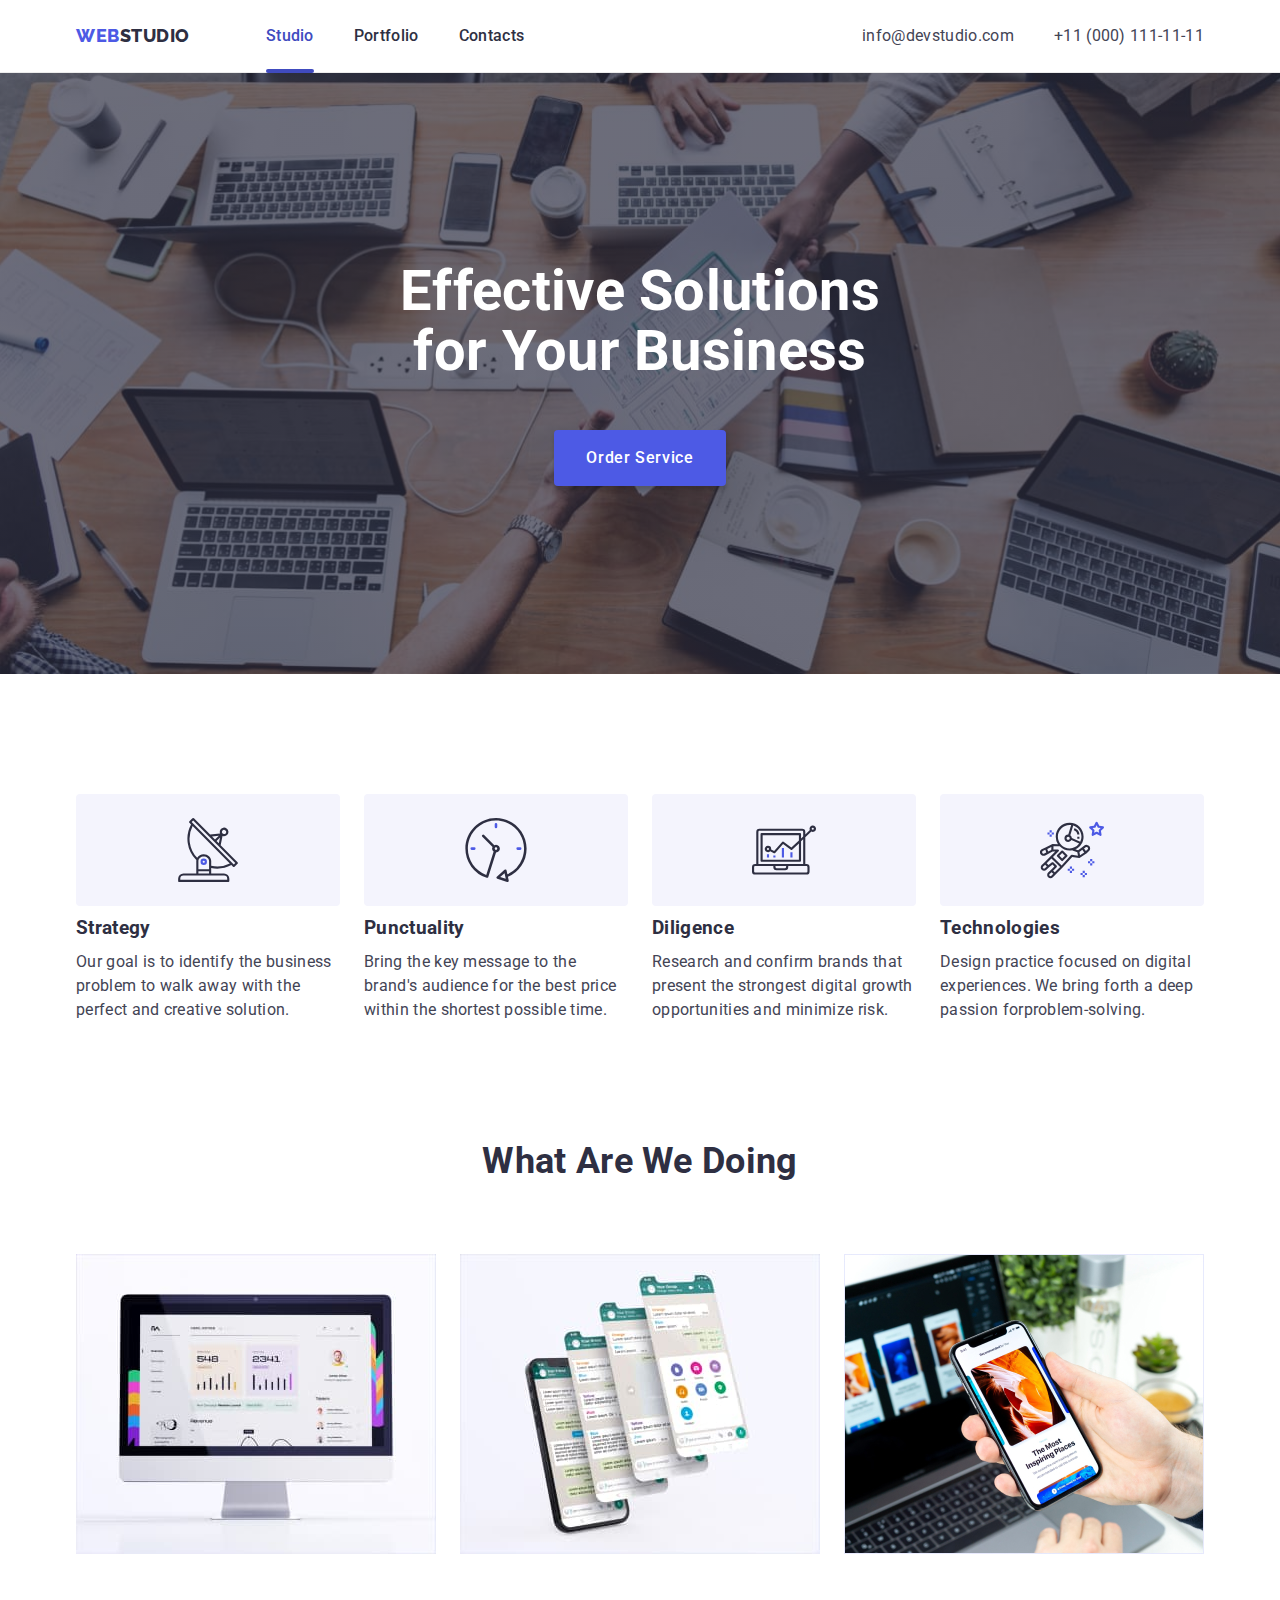
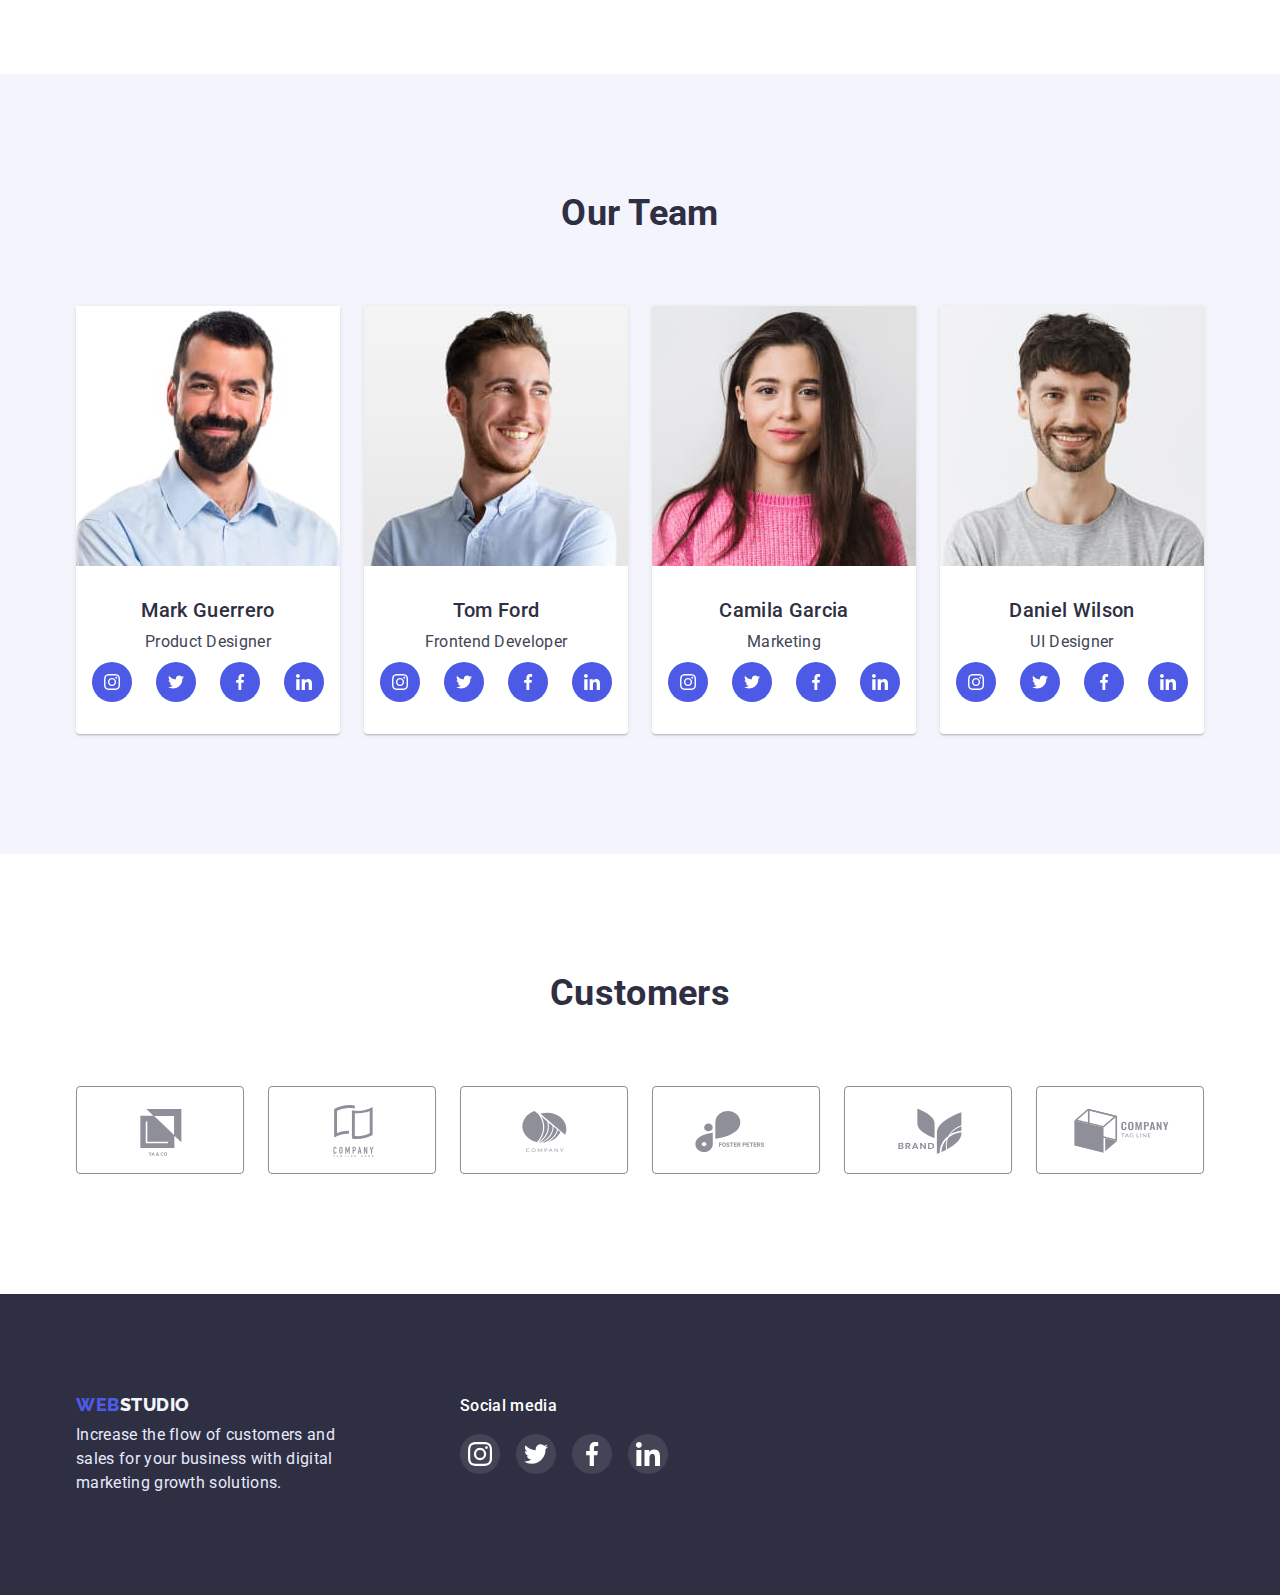
<file: index.html>
<!DOCTYPE html>
<html lang="en">

<head>
    <meta charset="UTF-8">
    <meta http-equiv="X-UA-Compatible" content="IE=edge">
    <meta name="viewport" content="width=device-width, initial-scale=1.0">
    <link rel="preconnect" href="https://fonts.googleapis.com">
    <link rel="preconnect" href="https://fonts.gstatic.com" crossorigin>
    <link
        href="https://fonts.googleapis.com/css2?family=Raleway:wght@800&family=Roboto:wght@400;500;700;900&display=swap"
        rel="stylesheet">
    <link rel="stylesheet" href="https://cdn.jsdelivr.net/npm/modern-normalize@1.1.0/modern-normalize.min.css">
    <link rel="stylesheet" href="./css/styles.css">
    <title>First Homework</title>
</head>

<body>

    <header class="header">
        <div class="container header-container">

            <nav class="navigation">
                <a href="./index.html" class="logo-fontheader header-nav-address"><span
                        class="logo">WEB</span>STUDIO</a>
                <ul class="team-list ">
                    <li class="item"><a href="./index.html"
                            class="nav-links hover-nav header-nav-address current">Studio</a>
                    </li>
                    <li class="item"><a href="./portfolio.html"
                            class="nav-links hover-nav header-nav-address">Portfolio</a>
                    </li>
                    <li class="item"><a href="#" class="nav-links hover-nav header-nav-address">Contacts</a>
                    </li>
                </ul>
            </nav>

            <address class="address">
                <ul class="address-list">
                    <li class="item">
                        <a href="mailto:info@devstudio.com"
                            class="address-text hover-nav header-nav-address">info@devstudio.com</a>
                    </li>
                    <li class="item">
                        <a href="tel:+11(000)111-11-11" class="address-text hover-nav header-nav-address">+11 (000)
                            111-11-11</a>
                    </li>
                </ul>
            </address>

        </div>
    </header>



    <main>
        <section class="hero">
            <div class="container">
                <h1 class="main-title">Effective Solutions for Your Business</h1>
                <button type="button" class="hero-btn" data-modal-open><span class="first-buttoncolor">Order
                        Service</span></button>
            </div>
        </section>

        <section class="section">
            <div class="container">
                <h2 class="visually-hidden">Our Features</h2>
                <ul class="our-futures-list">
                    <li class="our-futures-item our-features-li">
                        <div class="feature-section">
                            <svg class="color " width="64" height="64">
                                <use href="./img/icon.svg#icon-antenna"></use>
                            </svg>
                        </div>
                        <h3 class="future-title">Strategy</h3>
                        <p class="futures-text">Our goal is to identify the business
                            problem to walk away with the perfect and creative solution.</p>
                    </li>
                    <li class="our-futures-item our-features-li">
                        <div class="feature-section">
                            <svg class="color " width="64" height="64">
                                <use href="./img/icon.svg#icon-clock"></use>
                            </svg>
                        </div>
                        <h3 class="future-title">Punctuality</h3>
                        <p class="futures-text">Bring the key message to the brand's audience for the
                            best price
                            within the
                            shortest possible
                            time.</p>
                    </li>
                    <li class="our-futures-item our-features-li">
                        <div class="feature-section">
                            <svg class="color " width="64" height="64">
                                <use href="./img/icon.svg#icon-diagram"></use>
                            </svg>
                        </div>
                        <h3 class="future-title">Diligence</h3>
                        <p class="futures-text">Research and confirm brands that present the strongest
                            digital
                            growth
                            opportunities and minimize
                            risk.</p>
                    </li>
                    <li class="our-futures-item our-features-li">
                        <div class="feature-section">
                            <svg class="color " width="64" height="64">
                                <use href="./img/icon.svg#icon-astronaut"></use>
                            </svg>
                        </div>
                        <h3 class="future-title">Technologies</h3>
                        <p class="futures-text">Design practice focused on digital experiences. We bring
                            forth a
                            deep
                            passion
                            forproblem-solving.</p>
                    </li>
                </ul>
            </div>
        </section>

        <section class="section our-works-section">
            <div class="container">
                <h2 class="section-title">What are we doing</h2>
                <ul class="our-work">
                    <li class="fotowork"><img src="./img/frame-1.jpg" alt="Monitor screen with table" width="360"></li>
                    <li class="fotowork"><img src="./img/frame-2.jpg" alt="phone with app" width="360"></li>
                    <li class="fotowork"><img src="./img/frame-3.jpg" alt="phone in human hands" width="360"></li>
                </ul>
            </div>
        </section>

        <section class="section our-team-card">
            <div class="container">
                <h2 class="title-our-team">Our Team</h2>
                <ul class="team-card">
                    <li class="foto-card our-team-shadow"><img src="./img/frame-4.jpg" alt="employee Mark Guerrero"
                            width="264">
                        <div class="about-team-card">
                            <h3 class="team-title">Mark Guerrero</h3>
                            <p class="team-text">Product Designer</p>

                            <ul class="socials">
                                <li>
                                    <a href="" class="social-link">
                                        <svg class="color" width="16" height="16">
                                            <use href="./img/icon.svg#icon-instagram"></use>
                                        </svg>
                                    </a>
                                </li>

                                <li>
                                    <a href="" class="social-link">
                                        <svg class="color " width="16" height="16">
                                            <use href="./img/icon.svg#icon-twitter"></use>
                                        </svg>
                                    </a>
                                </li>

                                <li>
                                    <a href="" class="social-link">
                                        <svg class="color " width="16" height="16">
                                            <use href="./img/icon.svg#icon-facebook"></use>
                                        </svg>
                                    </a>
                                </li>

                                <li>
                                    <a href="" class="social-link">
                                        <svg class="color " width="16" height="16">
                                            <use href="./img/icon.svg#icon-linkedin"></use>
                                        </svg>
                                    </a>
                                </li>

                            </ul>
                        </div>
                    </li>
                    <li class="foto-card our-team-shadow "><img src="./img/frame-5.jpg" alt="employee Tom Ford"
                            width="264">
                        <div class="about-team-card">
                            <h3 class="team-title">Tom Ford</h3>
                            <p class="team-text">Frontend Developer</p>
                            <ul class="socials">
                                <li>
                                    <a href="" class="social-link">
                                        <svg class="color " width="16" height="16">
                                            <use href="./img/icon.svg#icon-instagram"></use>
                                        </svg>
                                    </a>
                                </li>

                                <li>
                                    <a href="" class="social-link">
                                        <svg class="color " width="16" height="16">
                                            <use href="./img/icon.svg#icon-twitter"></use>
                                        </svg>
                                    </a>
                                </li>

                                <li>
                                    <a href="" class="social-link">
                                        <svg class="color " width="16" height="16">
                                            <use href="./img/icon.svg#icon-facebook"></use>
                                        </svg>
                                    </a>
                                </li>

                                <li>
                                    <a href="" class="social-link">
                                        <svg class="color " width="16" height="16">
                                            <use href="./img/icon.svg#icon-linkedin"></use>
                                        </svg>
                                    </a>
                                </li>

                            </ul>
                        </div>
                    </li>
                    <li class="foto-card our-team-shadow "><img src="./img/frame-6.jpg" alt="employee Camila Garcia"
                            width="264">
                        <div class="about-team-card">
                            <h3 class="team-title">Camila Garcia</h3>
                            <p class="team-text">Marketing</p>
                            <ul class="socials">
                                <li>
                                    <a href="" class="social-link">
                                        <svg class="color " width="16" height="16">
                                            <use href="./img/icon.svg#icon-instagram"></use>
                                        </svg>
                                    </a>
                                </li>

                                <li>
                                    <a href="" class="social-link">
                                        <svg class="color " width="16" height="16">
                                            <use href="./img/icon.svg#icon-twitter"></use>
                                        </svg>
                                    </a>
                                </li>

                                <li>
                                    <a href="" class="social-link">
                                        <svg class="color " width="16" height="16">
                                            <use href="./img/icon.svg#icon-facebook"></use>
                                        </svg>
                                    </a>
                                </li>

                                <li>
                                    <a href="" class="social-link">
                                        <svg class="color " width="16" height="16">
                                            <use href="./img/icon.svg#icon-linkedin"></use>
                                        </svg>
                                    </a>
                                </li>

                            </ul>
                        </div>
                    </li>
                    <li class="foto-card our-team-shadow "><img src="./img/frame-7.jpg" alt="employee Daniel Wilson"
                            width="264">
                        <div class="about-team-card">
                            <h3 class="team-title">Daniel Wilson</h3>
                            <p class="team-text">UI Designer</p>
                            <ul class="socials">
                                <li>
                                    <a href="" class="social-link">
                                        <svg class="color " width="16" height="16">
                                            <use href="./img/icon.svg#icon-instagram"></use>
                                        </svg>
                                    </a>
                                </li>

                                <li>
                                    <a href="" class="social-link">
                                        <svg class="color " width="16" height="16">
                                            <use href="./img/icon.svg#icon-twitter"></use>
                                        </svg>
                                    </a>
                                </li>

                                <li>
                                    <a href="" class="social-link">
                                        <svg class="color " width="16" height="16">
                                            <use href="./img/icon.svg#icon-facebook"></use>
                                        </svg>
                                    </a>
                                </li>

                                <li>
                                    <a href="" class="social-link">
                                        <svg class="color " width="16" height="16">
                                            <use href="./img/icon.svg#icon-linkedin"></use>
                                        </svg>
                                    </a>
                                </li>

                            </ul>
                        </div>
                    </li>
                </ul>
            </div>
        </section>
    </main>

    <section class="section">
        <div class="container">
            <h2 class="title-our-team">Customers</h2>
            <ul class="company">
                <li class="company-team-list">
                    <a class="company-team" href=""><svg class="customers-color" width="104" height="56">
                            <use href="./img/icon.svg#icon-Logonecked"></use>
                        </svg></a>
                </li>
                <li class="company-team-list">
                    <a class="company-team" href=""><svg class="customers-color" width="104" height="56">
                            <use href="./img/icon.svg#icon-Logofirst"></use>
                        </svg></a>
                </li>
                <li class="company-team-list">
                    <a class="company-team" href=""><svg class="customers-color" width="104" height="56">
                            <use href="./img/icon.svg#icon-Logosecond"></use>
                        </svg></a>
                </li>
                <li class="company-team-list">
                    <a class="company-team" href=""><svg class="customers-color" width="104" height="56">
                            <use href="./img/icon.svg#icon-Logothird"></use>
                        </svg></a>
                </li>
                <li class="company-team-list">
                    <a class="company-team" href=""><svg class="customers-color" width="104" height="56">
                            <use href="./img/icon.svg#icon-Logofourth"></use>
                        </svg></a>
                </li>
                <li class="company-team-list">
                    <a class="company-team" href=""><svg class="customers-color" width="104" height="56">
                            <use href="./img/icon.svg#icon-Logofifth"></use>
                        </svg></a>
                </li>
            </ul>
        </div>
    </section>

    <footer class="footer-container">
        <div class="container footer-container-item">
            <div class="footer-about">
                <a href="./index.html" class="logo-fontfooter footer-body"><span class="logo">WEB</span>STUDIO</a>
                <p class="text-footer">Increase the flow of customers and sales for your business with digital marketing
                    growth solutions.</p>
            </div>
            <div>
                <h3 class="join-tittle">Social media</h3>
                <ul class="social">
                    <li>
                        <a href="" class="social-links">
                            <svg class="color" width="24" height="24">
                                <use href="./img/icon.svg#icon-instagram"></use>
                            </svg>
                        </a>
                    </li>
                    <li>
                        <a href="" class="social-links ">
                            <svg class="color" width="24" height="24">
                                <use href="./img/icon.svg#icon-twitter"></use>
                            </svg>
                        </a>
                    </li>
                    <li>
                        <a href="" class="social-links">
                            <svg class="color" width="24" height="24">
                                <use href="./img/icon.svg#icon-facebook"></use>
                            </svg>
                        </a>
                    </li>
                    <li>
                        <a href="" class="social-links">
                            <svg class="color" width="24" height="24">
                                <use href="./img/icon.svg#icon-linkedin"></use>
                            </svg>
                        </a>
                    </li>
                </ul>
            </div>
        </div>
    </footer>
    <div class="backdrop is-hidden" data-modal>
        <div class="modal">
            <button class="modal-btn color-x" data-modal-close>
                <svg class="svg-bnt" width="8" height="8">
                    <use href="./img/icon.svg#icon-close-black"></use>
                </svg>
            </button>
        </div>
    </div>
    <script src="./js/modal.js"></script>

</body>

</html>
</file>
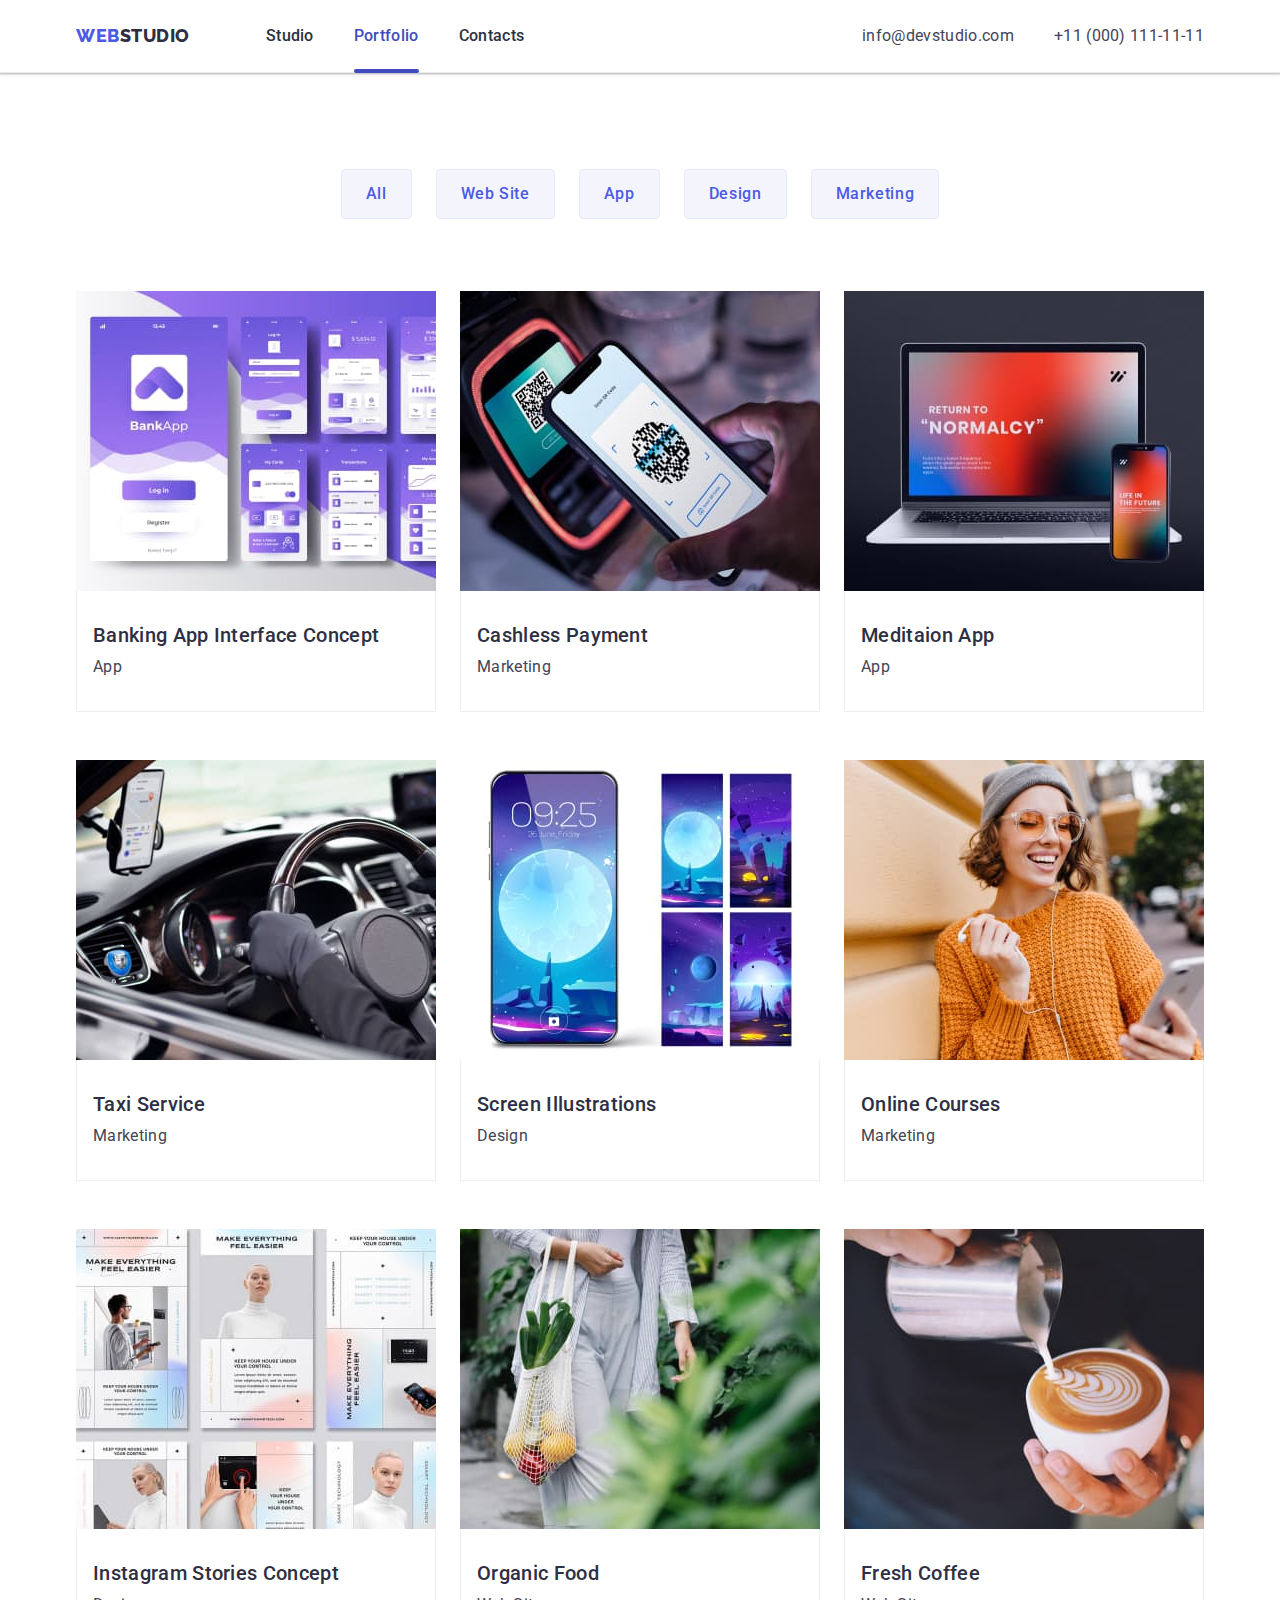
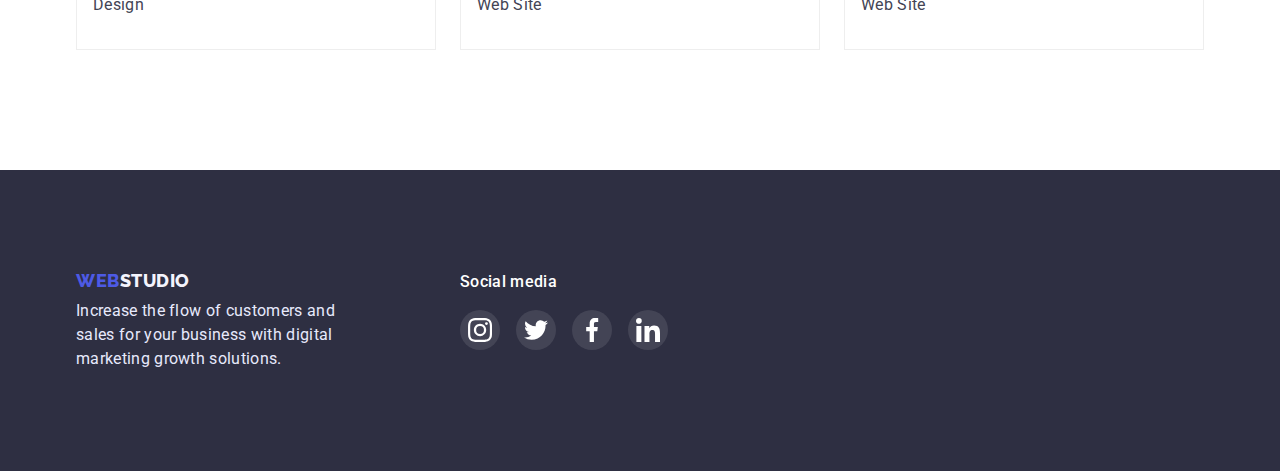
<file: portfolio.html>
<!DOCTYPE html>
<html lang="en">

<head>
    <meta charset="UTF-8">
    <meta http-equiv="X-UA-Compatible" content="IE=edge">
    <meta name="viewport" content="width=device-width, initial-scale=1.0">
    <link rel="preconnect" href="https://fonts.googleapis.com">
    <link rel="preconnect" href="https://fonts.gstatic.com" crossorigin>
    <link
        href="https://fonts.googleapis.com/css2?family=Raleway:wght@800&family=Roboto:wght@400;500;700;900&display=swap"
        rel="stylesheet">
    <link rel="stylesheet" href="https://cdn.jsdelivr.net/npm/modern-normalize@1.1.0/modern-normalize.min.css">
    <link rel="stylesheet" href="./css/styles.css">
    <title>Second Homework</title>
</head>

<body>
    <header class="header">
        <div class="container header-container">

            <nav class="navigation">
                <a href="./index.html" class="logo-fontheader header-nav-address"><span
                        class="logo">WEB</span>STUDIO</a>
                <ul class="team-list ">
                    <li class="item"><a href="./index.html" class="nav-links hover-nav header-nav-address">Studio</a>
                    </li>
                    <li class="item"><a href="./portfolio.html"
                            class="nav-links hover-nav header-nav-address current">Portfolio</a>
                    </li>
                    <li class="item"><a href="#" class="nav-links hover-nav header-nav-address">Contacts</a>
                    </li>
                </ul>
            </nav>

            <address class="address">
                <ul class="address-list">
                    <li class="item">
                        <a href="mailto:info@devstudio.com"
                            class="address-text hover-nav header-nav-address">info@devstudio.com</a>
                    </li>
                    <li class="item">
                        <a href="tel:+11(000)111-11-11" class="address-text hover-nav header-nav-address">+11 (000)
                            111-11-11</a>
                    </li>
                </ul>
            </address>

        </div>
    </header>

    <main>
        <section class="section-button">
            <div class="container">
                <h1 class="visually-hidden">Our work</h1>

                <ul class="team-lists button">
                    <li class="buttons"><button type="button" class="button-secondpage hover-secondpage">All</button>
                    </li>
                    <li class="buttons"><button type="button" class="button-secondpage hover-secondpage buttonslast">Web
                            Site</button></li>
                    <li class="buttons"><button type="button" class="button-secondpage hover-secondpage">App</button>
                    </li>
                    <li class="buttons"><button type="button" class="button-secondpage hover-secondpage">Design</button>
                    </li>
                    <li class="buttons"><button type="button"
                            class="button-secondpage hover-secondpage">Marketing</button></li>
                </ul>

                <ul class="projects-list">

                    <li class="project-item">
                        <a class="project-functional" href="">
                            <div class="project-image-thumb">
                                <img src="./img/frame-8.jpg" alt="Banking App Interface Concept" width="360">
                                <p class="text-cards">14 Stylish and User-Friendly App Design Concepts · Task Manager
                                    App · Calorie Tracker App · Exotic Fruit Ecommerce App ·
                                    Cloud Storage App</p>
                            </div>
                            <div class="project-content">
                                <h2 class="title-progect">Banking App Interface Concept</h2>
                                <p class="section-text">App</p>
                            </div>
                        </a>
                    </li>

                    <li class="project-item">
                        <a class="project-functional" href="">
                            <div class="project-image-thumb">
                                <img src="./img/frame-9.jpg" alt="Cashless Payment" width="360">
                                <p class="text-cards">14 Stylish and User-Friendly App Design Concepts · Task Manager
                                    App · Calorie Tracker App · Exotic Fruit Ecommerce App ·
                                    Cloud Storage App</p>
                            </div>
                            <div class="project-content">
                                <h2 class="title-progect">Cashless Payment</h2>
                                <p class="section-text">Marketing</p>
                            </div>
                        </a>
                    </li>

                    <li class="project-item">
                        <a class="project-functional" href="">
                            <div class="project-image-thumb">
                                <img src="./img/frame-10.jpg" alt="Meditaion App" width="360">
                                <p class="text-cards">14 Stylish and User-Friendly App Design Concepts · Task Manager
                                    App · Calorie Tracker App · Exotic Fruit Ecommerce App ·
                                    Cloud Storage App</p>
                            </div>
                            <div class="project-content">
                                <h2 class="title-progect">Meditaion App</h2>
                                <p class="section-text">App</p>
                            </div>
                        </a>
                    </li>

                    <li class="project-item">
                        <a class="project-functional" href="">
                            <div class="project-image-thumb">
                                <img src="./img/frame-11.jpg" alt="Taxi Service" width="360">
                                <p class="text-cards">14 Stylish and User-Friendly App Design Concepts · Task Manager
                                    App · Calorie Tracker App · Exotic Fruit Ecommerce App ·
                                    Cloud Storage App</p>
                            </div>
                            <div class="project-content">
                                <h2 class="title-progect">Taxi Service</h2>
                                <p class="section-text">Marketing</p>
                            </div>
                        </a>
                    </li>

                    <li class="project-item">
                        <a class="project-functional" href="">
                            <div class="project-image-thumb">
                                <img src="./img/frame-12.jpg" alt="Screen Illustrations" width="360">
                                <p class="text-cards">14 Stylish and User-Friendly App Design Concepts · Task Manager
                                    App · Calorie Tracker App · Exotic Fruit Ecommerce App ·
                                    Cloud Storage App</p>
                            </div>
                            <div class="project-content">
                                <h2 class="title-progect">Screen Illustrations</h2>
                                <p class="section-text">Design</p>
                            </div>
                        </a>
                    </li>

                    <li class="project-item">
                        <a class="project-functional" href="">
                            <div class="project-image-thumb">
                                <img src="./img/frame-13.jpg" alt="Online Courses" width="360">
                                <p class="text-cards">14 Stylish and User-Friendly App Design Concepts · Task Manager
                                    App · Calorie Tracker App · Exotic Fruit Ecommerce App ·
                                    Cloud Storage App</p>
                            </div>
                            <div class="project-content">
                                <h2 class="title-progect">Online Courses</h2>
                                <p class="section-text">Marketing</p>
                            </div>
                        </a>
                    </li>

                    <li class="project-item">
                        <a class="project-functional" href="">
                            <div class="project-image-thumb">
                                <img src="./img/frame-14.jpg" alt="Instagram Stories Concept" width="360">
                                <p class="text-cards">14 Stylish and User-Friendly App Design Concepts · Task Manager
                                    App · Calorie Tracker App · Exotic Fruit Ecommerce App ·
                                    Cloud Storage App</p>
                            </div>
                            <div class="project-content">
                                <h2 class="title-progect">Instagram Stories Concept</h2>
                                <p class="section-text">Design</p>
                            </div>
                        </a>
                    </li>

                    <li class="project-item">
                        <a class="project-functional" href="">
                            <div class="project-image-thumb">
                                <img src="./img/frame-15.jpg" alt="Organic Food" width="360">
                                <p class="text-cards">14 Stylish and User-Friendly App Design Concepts · Task Manager
                                    App · Calorie Tracker App · Exotic Fruit Ecommerce App ·
                                    Cloud Storage App</p>
                            </div>
                            <div class="project-content">
                                <h2 class="title-progect">Organic Food</h2>
                                <p class="section-text">Web Site</p>
                            </div>
                        </a>
                    </li>

                    <li class="project-item">
                        <a class="project-functional" href="">
                            <div class="project-image-thumb">
                                <img src="./img/frame-16.jpg" alt="Fresh Coffee" width="360">
                                <p class="text-cards">14 Stylish and User-Friendly App Design Concepts · Task Manager
                                    App · Calorie Tracker App · Exotic Fruit Ecommerce App ·
                                    Cloud Storage App</p>
                            </div>
                            <div class="project-content">
                                <h2 class="title-progect">Fresh Coffee</h2>
                                <p class="section-text">Web Site</p>
                            </div>
                        </a>
                    </li>

                </ul>
            </div>
        </section>

    </main>

    <footer class="footer-container">
        <div class="container footer-container-item">
            <div class="footer-about">
                <a href="./index.html" class="logo-fontfooter footer-body"><span class="logo">WEB</span>STUDIO</a>
                <p class="text-footer">Increase the flow of customers and sales for your business with digital marketing
                    growth solutions.</p>
            </div>
            <div>
                <h3 class="join-tittle">Social media</h3>
                <ul class="social">
                    <li>
                        <a href="" class="social-links">
                            <svg class="color" width="24" height="24">
                                <use href="./img/icon.svg#icon-instagram"></use>
                            </svg>
                        </a>
                    </li>
                    <li>
                        <a href="" class="social-links ">
                            <svg class="color" width="24" height="24">
                                <use href="./img/icon.svg#icon-twitter"></use>
                            </svg>
                        </a>
                    </li>
                    <li>
                        <a href="" class="social-links">
                            <svg class="color" width="24" height="24">
                                <use href="./img/icon.svg#icon-facebook"></use>
                            </svg>
                        </a>
                    </li>
                    <li>
                        <a href="" class="social-links">
                            <svg class="color" width="24" height="24">
                                <use href="./img/icon.svg#icon-linkedin"></use>
                            </svg>
                        </a>
                    </li>
                </ul>
            </div>
        </div>
    </footer>

</body>

</html>
</file>
<file: css/styles.css>
:root {
  --background-color: rgb(255, 255, 255);
  --color-texth: rgb(46, 47, 66);
  --color-textp: rgb(67, 68, 85);
  --color-textpheader: rgb(231, 233, 252);
  --color-textlogoheader: rgb(244, 244, 253);
  --color-buttonlogo: rgb(77, 90, 229);
  --color-hover: rgb(64, 75, 191);
  --time-func: cubic-bezier(0.4, 0, 0.2, 1);
  /* --margin-card: 24px; */
}
body {
  background-color: var(--background-color);
  font-family: "Roboto", sans-serif;
  font-size: 16px;
  line-height: 1.5;
  letter-spacing: 0.02em;
  color: var(--color-texth);
}
.container {
  width: 1158px;
  padding-left: 15px;
  padding-right: 15px;
  margin-left: auto;
  margin-right: auto;
}

img {
  display: block;
  max-width: 100%;
  height: auto;
}

h1,
h2,
h3,
h4,
h5,
h6,
p {
  margin: 0;
  padding: 0;
}

ul,
ol {
  margin-top: 0;
  margin-bottom: 0;
  padding-left: 0;
}
li {
  list-style: none;
}
a {
  text-decoration: none;
}
/* =====HEADER===== */

.logo {
  color: var(--color-buttonlogo);
}

.nav-links {
  color: var(--color-texth);
  font-weight: 500;
  transition: color 250ms var(--time-func);
}

.team-text {
  color: var(--color-textp);
  font-style: normal;
  text-align: center;
}

.address-text {
  color: var(--color-textp);
  font-style: normal;
  transition: color 250ms var(--time-func);
}

.futures-text {
  color: var(--color-textp);
  font-style: normal;
}

.logo-fontheader {
  font-family: "Raleway", sans-serif;
  font-style: normal;
  font-weight: 800;
  font-size: 18px;
  line-height: 1.33;
  letter-spacing: 0.03em;
  text-transform: uppercase;
  color: var(--color-texth);
}
.hover-nav:hover,
.hover-nav:focus {
  color: var(--color-hover);
}

/* =====HEADER===== */

/* =====MAIN===== */
.hover-secondpage:hover,
.hover-secondpage:focus {
  background: var(--color-hover);
  box-shadow: 0px 3px 1px rgba(0, 0, 0, 0.1), 0px 2px 1px rgba(0, 0, 0, 0.08),
    0px 2px 2px rgba(0, 0, 0, 0.12);
  border-radius: 4px;
  color: var(--background-color);
  border-color: transparent;
}

.visually-hidden {
  position: absolute;
  width: 1px;
  height: 1px;
  margin: -1px;
  border: 0;
  padding: 0;

  white-space: nowrap;
  clip-path: inset(100%);
  clip: rect(0 0 0 0);
  overflow: hidden;
}

.main-title {
  font-size: 56px;
  line-height: 1.08;
  color: var(--background-color);
  max-width: 496px;
  margin-left: auto;
  margin-right: auto;
  margin-bottom: 48px;
}

.hero {
  background-color: var(--color-texth);
  padding: 188px 0;
  max-width: 1440px;
  margin-left: auto;
  margin-right: auto;
  text-align: center;
  background-image: linear-gradient(
      rgba(46, 47, 66, 0.7),
      rgba(46, 47, 66, 0.7)
    ),
    url(../img/office.jpg);
  background-repeat: no-repeat;
  background-position: center;
  background-size: cover;
}

.section {
  padding-top: 120px;
  padding-bottom: 120px;
}

.hero-btn {
  background-color: var(--color-buttonlogo);
  box-shadow: 0px 4px 4px rgba(0, 0, 0, 0.15);
  border-radius: 4px;
  padding: 16px 32px;
  border: none;
  cursor: pointer;
  transition: background-color 250ms var(--time-func);
}
.hero-btn:hover,
.hero-btn:focus {
  background: var(--color-hover);
}

.first-buttoncolor {
  font-family: "Roboto", sans-serif;
  font-style: normal;
  font-weight: 500;
  font-size: 16px;
  line-height: 24px;
  letter-spacing: 0.04em;
  color: var(--background-color);
}

.button-secondpage {
  color: var(--color-buttonlogo);
  font-family: "Roboto";
  font-style: normal;
  font-weight: 500;
  font-size: 16px;
  line-height: 1.5;
  display: flex;
  align-items: center;
  text-align: center;
  letter-spacing: 0.04em;
  background: #f4f4fd;
  border: 1px solid #e7e9fc;
  border-radius: 4px;
  flex: none;
  order: 1;
  flex-grow: 0;
  cursor: pointer;
  padding: 12px 24px;
  transition: background-color 250ms var(--time-func),
    color 250ms var(--time-func), border 250ms var(--time-func),
    box-shadow 250ms var(--time-func);
}

.second-button .future-title {
  font-weight: 500;
  font-size: 20px;
  line-height: 1.2;
  padding-bottom: 8px;
}

.section-title {
  font-size: 36px;
  line-height: 1.11;
  text-transform: capitalize;
}
.title-our-team {
  font-size: 36px;
  line-height: 1.11;
  text-transform: capitalize;
  text-align: center;
  margin-bottom: 72px;
}

.team-title {
  font-weight: 500;
  font-size: 20px;
  line-height: 1.2;
  text-align: center;
  margin-bottom: 8px;
}
.title-progect {
  font-weight: 500;
  font-size: 20px;
  line-height: 1.2;
  color: var(--color-texth);
  margin-bottom: 8px;
}

/* =====MAIN===== */

/* =====FOOTER===== */

.footer-container {
  background-color: var(--color-texth);
  padding-top: 100px;
  padding-bottom: 100px;
}

.text-footer {
  color: var(--color-textpheader);
}

.logo-fontfooter {
  font-family: "Raleway", sans-serif;
  font-style: normal;
  font-weight: 800;
  font-size: 18px;
  line-height: 21px;
  display: flex;
  align-items: center;
  letter-spacing: 0.03em;
  text-transform: uppercase;
  color: var(--color-textlogoheader);
}
/* =====FOOTER===== */

.header-container {
  display: flex;
}
.navigation {
  display: flex;
}

.address-list {
  display: flex;
}
.address {
  margin-left: auto;
}

.team-list {
  display: flex;
  margin-left: 76px;
}
.team-lists {
  display: flex;
  justify-content: center;
}

.item:not(:last-child) {
  margin-right: 40px;
}

.header {
  border-bottom: 1px solid #ececec;
  box-shadow: 0px 2px 1px rgba(46, 47, 66, 0.08),
    0px 1px 1px rgba(46, 47, 66, 0.16), 0px 1px 6px rgba(46, 47, 66, 0.08);
}
.our-futures-list {
  display: flex;
}
.our-futures-item:not(:last-child) {
  margin-right: 24px;
}

.future-title {
  margin-bottom: 8px;
}
.our-work {
  display: flex;
}
.section-title {
  text-align: center;
  padding-bottom: 72px;
}
.fotowork:not(:last-child) {
  margin-right: 24px;
}
.team-card {
  display: flex;
}

.foto-card:not(:last-child) {
  margin-right: 24px;
}
.foto-card {
  background-color: #ffffff;
}

.text-footer {
  width: 264px;
  margin-top: 8px;
}

.buttons:not(:last-child) {
  margin-right: 24px;
}

.projects-list {
  display: flex;
  flex-wrap: wrap;
  margin-bottom: 120px;
  row-gap: 48px;
  column-gap: 24px;
}

.project-content {
  border: 1px solid #eeeeee;
  border-top: none;
  padding-top: 32px;
  padding-left: 16px;
  /* #e7e9fc; */
}
.project-item {
  /* margin-left: var(--margin-card); */
  /* flex-basis: calc(100% / 3 - var(--margin-card)); */
  min-width: 360px;
}

.section-text {
  padding-bottom: 32px;
  color: var(--color-textp);
}

.header-nav-address {
  display: block;
  padding-top: 24px;
  padding-bottom: 24px;
}
.current {
  position: relative;
  color: #404bbf;
}
.our-features-li {
  width: 264px;
}
.our-team-card {
  background-color: var(--color-textlogoheader);
}

.our-works-section {
  padding-top: 0;
}

.our-team-shadow {
  box-shadow: 0px 1px 6px rgba(46, 47, 66, 0.08),
    0px 1px 1px rgba(46, 47, 66, 0.16), 0px 2px 1px rgba(46, 47, 66, 0.08);
  border-radius: 0px 0px 4px 4px;
}
.about-team-card {
  padding: 32px 16px;
}

.button {
  margin-bottom: 72px;
}
.section-button {
  padding-top: 96px;
}

/* ------dz-------- 4 */
.socials {
  display: flex;
  justify-content: center;
  gap: 24px;
  margin-top: 8px;
}
.social-link {
  display: flex;
  width: 40px;
  height: 40px;
  background-color: #4d5ae5;
  border-radius: 50%;
  align-items: center;
  justify-content: center;
  transition: background-color 250ms var(--time-func);
}

.footer-container-item {
  display: flex;
}
.join-tittle {
  font-weight: 500;
  font-size: 16px;
  line-height: 1.5;
  color: #ffffff;
  margin-bottom: 16px;
}
.footer-about {
  margin-right: 120px;
}

.social {
  display: flex;
  justify-content: center;
  gap: 16px;
  margin-top: 16px;
}

.social-links {
  display: flex;
  width: 40px;
  height: 40px;
  align-items: center;
  justify-content: center;
  background-color: rgba(255, 255, 255, 0.1);
  border-radius: 50%;
  transition: background-color 250ms var(--time-func);
}
.color {
  fill: #ffffff;
}
.feature-section {
  display: flex;
  justify-content: center;
  align-items: center;
  height: 112px;
  background: #f4f4fd;
  border-radius: 4px;
  margin-bottom: 8px;
}

.tittle-local {
  margin-bottom: 72px;
}
.company {
  display: flex;
  justify-content: center;
  gap: 24px;
}

.company-team-list {
  width: 168px;
  height: 88px;
}
.company-team {
  display: flex;
  height: 100%;
  align-items: center;
  justify-content: center;
  border: 1px solid #8e8f99;
  border-radius: 4px;
  outline: transparent;
  transition: border 250ms var(--time-func);
}
.customers-color {
  fill: #8e8f99;
  transition: fill 250ms var(--time-func);
}

.company-team:hover .customers-color,
.company-team:focus .customers-color {
  fill: #404bbf;
}

.company-team:hover,
.company-team:focus {
  border: 1px solid #404bbf;
}

.social-link:hover,
.social-link:focus {
  background-color: #404bbf;
}

.social-links:hover,
.social-links:focus {
  background: #31d0aa;
}
.project-item:hover,
.project-item:focus {
  display: block;
  outline: transparent;
  box-shadow: 0px 1px 6px rgba(46, 47, 66, 0.08),
    0px 1px 1px rgba(46, 47, 66, 0.16), 0px 2px 1px rgba(46, 47, 66, 0.08);
}

/* ------dz 4 -------*/
/*------- dz 5 ------*/

/* модальное окно */

.backdrop {
  position: fixed;
  top: 0;
  left: 0;
  background-color: rgba(46, 47, 66, 0.4);
  width: 100%;
  height: 100%;
  transition: opacity 250ms var(--time-func), visibility 250ms var(--time-func);
  /* настройка бекдропа */
}

.backdrop.is-hidden {
  opacity: 0;
  visibility: hidden;
  pointer-events: none;
  /* добавляет is-hidden */
}

.backdrop.is-hidden > .modal {
  transform: translate(-50%, -50%) scale(0.6);
  /* позиционирование модального окна */
}
.modal {
  position: absolute;
  top: 50%;
  left: 50%;
  transform: translate(-50%, -50%) scale(1);
  /* позиция по центру 4 верхние */
  max-width: 408px;
  width: 100%;
  min-height: 576px;
  background-color: #fff;
  border-radius: 4px;
  /* само модальное окно */
}
.modal-btn {
  display: flex;
  padding: 8px;
  position: absolute;
  top: 24px;
  right: 24px;
  transition: transform var(--transition);
  border-radius: 50%;
  border: 1px solid rgba(0, 0, 0, 0.1);
  background-color: #e7e9fc;
  cursor: pointer;
  /* позиционирование кнопки */
}
/* модальное окно */

/* 1 */
.current::after {
  content: "";
  position: absolute;
  bottom: -1px;
  left: 0;
  width: 100%;
  height: 4px;
  background-color: #404bbf;
  border-radius: 2px;
  /* черточка */
}

.project-image-thumb {
  position: relative;
  overflow: hidden;
}
.text-cards {
  position: absolute;
  top: 0;
  left: 0;
  height: 100%;
  background-color: #4d5ae5;
  color: #f4f4fd;
  transform: translateY(100%);
  transition: transform 250ms var(--time-func);
  display: flex;
  padding: 40px 32px 0 32px;
}

.project-functional:hover .text-cards,
.project-functional:focus .text-cards {
  transform: translateY(0);
}

/* --------HOVER--------- */

.color-x:hover,
.color-x:focus {
  /* transition: fill transform 2500ms var(--time-func); */
  background-color: #404bbf;
  fill: #ffffff;
  border-color: #404bbf;
}

/* --------HOVER------- */
/* transition: color 250ms var(--time-func);
transition: color 250ms var(--time-func), border 250ms var(--time-func); */
</file>
